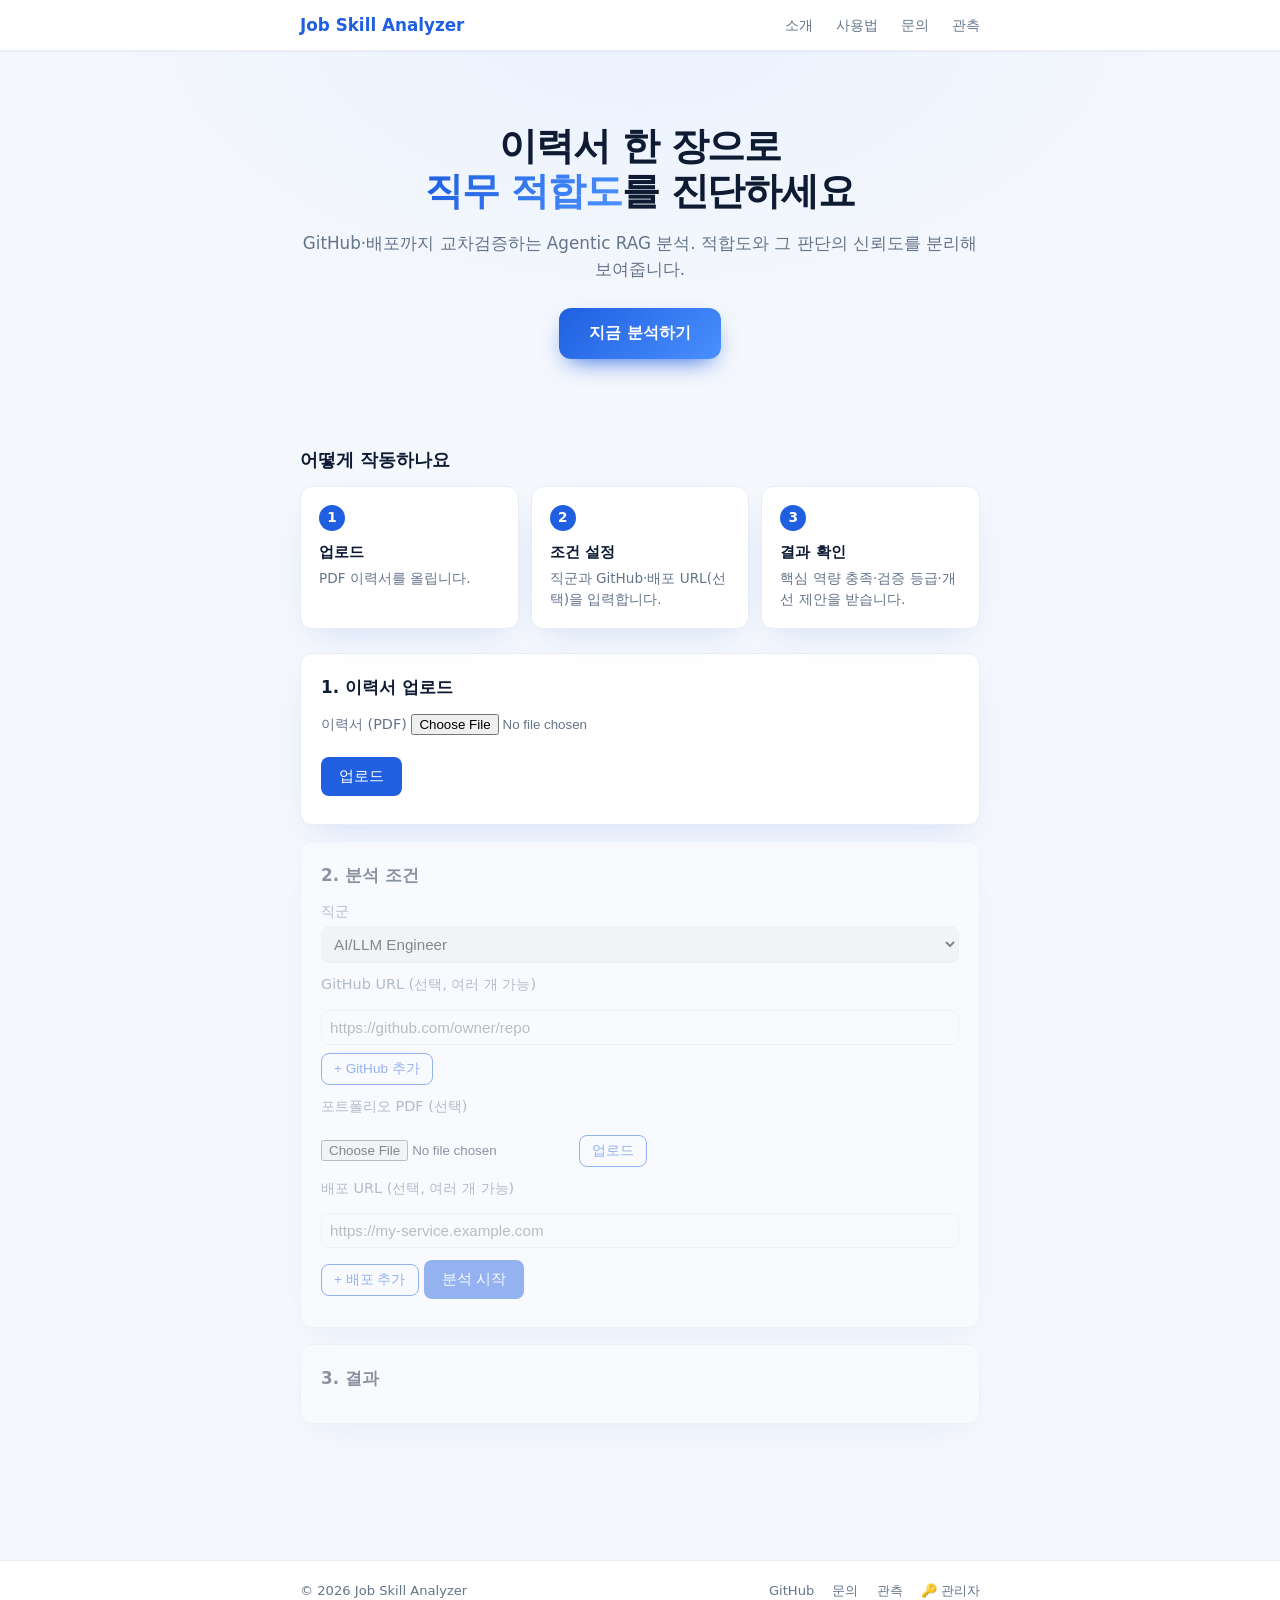
<file: web/index.html>
<!DOCTYPE html>
<html lang="ko">
<head>
  <meta charset="utf-8">
  <meta name="viewport" content="width=device-width, initial-scale=1">
  <title>Job Skill Analyzer — 이력서 적합도 진단</title>
  <link rel="stylesheet" href="/web/style.css">
</head>
<body id="top">
  <nav class="topnav">
    <div class="nav-inner">
      <a href="#top" class="logo">Job Skill Analyzer</a>
      <div class="menu">
        <a href="#hero">소개</a>
        <a href="#how">사용법</a>
        <a href="#contact">문의</a>
        <a href="/observe">관측</a>
      </div>
    </div>
  </nav>

  <header class="hero" id="hero">
    <div class="hero-inner">
      <h1>이력서 한 장으로<br><span class="grad">직무 적합도</span>를 진단하세요</h1>
      <p>GitHub·배포까지 교차검증하는 Agentic RAG 분석. 적합도와 그 판단의 신뢰도를 분리해 보여줍니다.</p>
      <a class="cta" href="#step-upload">지금 분석하기</a>
    </div>
  </header>

  <main>
    <section class="how" id="how">
      <h2>어떻게 작동하나요</h2>
      <div class="how-grid">
        <div class="how-card"><span class="num">1</span><h3>업로드</h3><p>PDF 이력서를 올립니다.</p></div>
        <div class="how-card"><span class="num">2</span><h3>조건 설정</h3><p>직군과 GitHub·배포 URL(선택)을 입력합니다.</p></div>
        <div class="how-card"><span class="num">3</span><h3>결과 확인</h3><p>핵심 역량 충족·검증 등급·개선 제안을 받습니다.</p></div>
      </div>
    </section>

    <!-- 1단계: 업로드 -->
    <section id="step-upload" class="card">
      <h2>1. 이력서 업로드</h2>
      <label for="file">이력서 (PDF)
        <input type="file" id="file" accept="application/pdf">
      </label>
      <button id="upload-btn">업로드</button>
      <p id="upload-msg" class="msg"></p>
    </section>

    <!-- 2단계: 분석 입력 -->
    <section id="step-analyze" class="card disabled">
      <h2>2. 분석 조건</h2>
      <label>직군
        <select id="job-family">
          <option>Software Engineer</option>
          <option>Data Engineer</option>
          <option>Data Analyst</option>
          <option>Data Scientist</option>
          <option selected>AI/LLM Engineer</option>
          <option>ML Engineer</option>
          <option>DevOps/SRE</option>
          <option>Security Engineer</option>
          <option>Frontend Engineer</option>
        </select>
      </label>
      <label>GitHub URL (선택, 여러 개 가능)</label>
      <div id="github-urls">
        <div class="url-row"><input type="url" id="github-url" placeholder="https://github.com/owner/repo"></div>
      </div>
      <button type="button" id="add-github" class="add-btn">+ GitHub 추가</button>

      <label>포트폴리오 PDF (선택)</label>
      <div class="portfolio-upload-row">
        <input type="file" id="portfolio-file" accept="application/pdf">
        <button type="button" id="portfolio-upload-btn" class="add-btn">업로드</button>
        <span id="portfolio-msg" class="msg"></span>
      </div>

      <label>배포 URL (선택, 여러 개 가능)</label>
      <div id="deploy-urls">
        <div class="url-row"><input type="url" id="deploy-url" placeholder="https://my-service.example.com"></div>
      </div>
      <button type="button" id="add-deploy" class="add-btn">+ 배포 추가</button>
      <button id="analyze-btn">분석 시작</button>
      <p id="analyze-msg" class="msg"></p>
    </section>

    <!-- 3단계: 결과 -->
    <section id="step-result" class="card disabled">
      <h2>3. 결과</h2>
      <div id="progress" class="hidden"><span class="spinner"></span> 분석 중…</div>
      <div id="result"></div>
    </section>
  </main>

  <footer class="site-footer" id="contact">
    <div class="footer-inner">
      <span>© 2026 Job Skill Analyzer</span>
      <div class="footer-links">
        <a href="https://github.com/K-ismyname/jobgraphPJ">GitHub</a>
        <a href="mailto:dagahee0903@gmail.com">문의</a>
        <a href="/observe">관측</a>
        <a href="#" id="admin-key">🔑 관리자</a>
      </div>
    </div>
  </footer>

  <script src="/web/app.js"></script>
</body>
</html>
</file>
<file: web/style.css>
:root { --fg:#0e1b33; --muted:#64748b; --line:#e8edf5; --line2:#dce5f1;
  --accent:#1f5fe0; --accent-2:#4a90ff; --accent-soft:#eaf2ff;
  --verified:#0e9f6e; --corroborated:#c77700; --claimed:#94a3b8;
  --shadow:0 1px 2px rgba(14,27,51,.05); --shadow-card:0 14px 34px -16px rgba(31,95,224,.20);
  --bg-accent:#eaf2ff; }
html { scroll-behavior: smooth; }
* { box-sizing: border-box; }
body { margin:0; font-family: "Pretendard", system-ui, -apple-system, "Segoe UI", sans-serif;
  color:var(--fg); background:#f4f7fc; line-height:1.55; -webkit-font-smoothing:antialiased; }
main { max-width: 720px; margin: 0 auto; padding: 32px 20px 80px; }
header h1 { margin:0 0 4px; }
.sub { color:var(--muted); margin:0 0 24px; }
.card { background:#fff; border:1px solid var(--line); border-radius:12px;
  padding:20px; margin-bottom:16px; box-shadow:var(--shadow-card); }
.card.disabled { opacity:.45; pointer-events:none; }
.card h2 { margin:0 0 12px; font-size:1.05rem; }
label { display:block; margin:10px 0; font-size:.9rem; color:var(--muted); }
select, input[type=url] { display:block; width:100%; margin-top:4px; padding:8px;
  border:1px solid var(--line); border-radius:8px; font-size:.95rem; }
button { margin-top:12px; padding:9px 18px; border:0; border-radius:8px;
  background:var(--accent); color:#fff; font-size:.95rem; cursor:pointer; }
button:disabled { background:#c7c7d1; cursor:not-allowed; }
button.ghost { background:#fff; color:var(--muted); border:1px solid var(--line); }
button.ghost:hover { color:#dc2626; border-color:#fecaca; }
.msg { font-size:.85rem; margin:8px 0 0; }
.msg.error { color:#dc2626; }
.hidden { display:none; }
.spinner { display:inline-block; width:14px; height:14px; border:2px solid var(--line);
  border-top-color:var(--accent); border-radius:50%; animation:spin .8s linear infinite;
  vertical-align:middle; }
@keyframes spin { to { transform: rotate(360deg); } }
/* 결과 */
.metrics { display:flex; gap:16px; margin-bottom:16px; }
.metric { flex:1; border:1px solid var(--line); border-radius:10px; padding:14px; }
.metric .big { font-size:1.6rem; font-weight:700; }
.gauge { height:8px; background:var(--line); border-radius:4px; overflow:hidden; margin-top:6px; }
.gauge > span { display:block; height:100%; border-radius:999px;
  background:linear-gradient(90deg,var(--accent),var(--accent-2)); }
.badge { display:inline-block; padding:2px 8px; border-radius:999px; font-size:.75rem;
  color:#fff; }
.badge.Verified { background:var(--verified); }
.badge.Corroborated { background:var(--corroborated); }
.badge.Claimed { background:var(--claimed); }
.skill-row { display:flex; align-items:center; gap:8px; padding:6px 0;
  border-bottom:1px solid var(--line); font-size:.9rem; }
.skill-row .src { color:var(--muted); font-size:.78rem; margin-left:auto; }
.suggestion { border:1px solid var(--line); border-radius:10px; padding:12px; margin-top:10px; }
.suggestion .head { font-weight:600; font-size:.9rem; }
.suggestion .rew { background:#f3f4f6; border-radius:6px; padding:8px; margin:6px 0;
  font-size:.85rem; white-space:pre-wrap; }
.rich-section .head { margin-bottom:6px; }
.evidence-card { border-left:3px solid var(--verified); }
.project-brief { border-left:3px solid var(--accent-2); }
.interview-card.strength { border-left:3px solid var(--accent); }
.interview-card.gap { border-left:3px solid var(--corroborated); }
.compact-list { margin:8px 0 0; padding-left:18px; color:var(--muted); font-size:.82rem; }
.mini-title { margin-top:8px; font-size:.74rem; font-weight:700; color:var(--fg); }
.stack-row { margin-top:8px; }
.sentence-box { display:grid; gap:8px; }
.sentence { padding:10px 12px; background:#f8fafc; border:1px solid var(--line);
  border-radius:8px; font-size:.86rem; }
.notice { margin-top:12px; padding:10px 12px; border:1px solid var(--line2);
  border-radius:8px; background:#fff8e7; color:#7a4b00; font-size:.84rem; }
.prio { font-size:.72rem; color:var(--muted); }
h3 { margin:18px 0 6px; font-size:.95rem; }
.tabs { display:flex; gap:8px; margin-bottom:16px; }
.tab { background:#fff; color:var(--fg); border:1px solid var(--line); }
.tab.active { background:var(--accent); color:#fff; }
.step { border-left:3px solid var(--accent); padding:8px 12px; margin:10px 0; background:#fff; }
.step h4 { margin:0 0 4px; font-size:.92rem; }
.stat-row { display:flex; justify-content:space-between; padding:6px 0; border-bottom:1px solid var(--line); font-size:.9rem; }
.cap { display:inline-block; padding:3px 10px; margin:3px; border-radius:8px; font-size:.82rem; border:1px solid var(--line); }
.cap.met { background:#eef2ff; border-color:var(--accent); }
.cap.unmet { background:#fef2f2; color:#b91c1c; border-color:#fecaca; }
.fam-row { display:flex; justify-content:space-between; padding:6px 0; border-bottom:1px solid var(--line); font-size:.9rem; }
.cap-ev { font-size:.82rem; color:var(--muted); padding:3px 0; }
.diagram { overflow-x:auto; padding:12px; background:#fff; border:1px solid var(--line); border-radius:10px; margin-bottom:16px; }
.diagram svg { max-width:100%; height:auto; }
.stage-data { margin-top:8px; padding-left:8px; border-left:2px solid var(--line); }
/* ── 홈페이지 ── */
.topnav { position:sticky; top:0; z-index:10; background:#fff;
  border-bottom:1px solid var(--line); box-shadow:var(--shadow); }
.nav-inner { max-width:720px; margin:0 auto; padding:12px 20px;
  display:flex; align-items:center; justify-content:space-between; }
.topnav .logo { font-weight:700; color:var(--accent); text-decoration:none; font-size:1.05rem; }
.topnav .menu a { color:var(--muted); text-decoration:none; margin-left:18px; font-size:.9rem; }
.topnav .menu a:hover { color:var(--accent); }

.hero { background:radial-gradient(60% 120% at 50% -10%, var(--bg-accent) 0%, rgba(234,242,255,0) 70%); }
.hero-inner { max-width:720px; margin:0 auto; padding:72px 20px 48px; text-align:center; }
.hero h1 { margin:0 0 16px; font-size:2.4rem; line-height:1.18; letter-spacing:-.03em; font-weight:800; }
.hero h1 .grad { background:linear-gradient(120deg,var(--accent),var(--accent-2));
  -webkit-background-clip:text; background-clip:text; color:transparent; }
.hero p { color:var(--muted); margin:0 0 26px; font-size:1.05rem; }
.cta { display:inline-block; background:linear-gradient(135deg,var(--accent),var(--accent-2)); color:#fff;
  text-decoration:none; padding:13px 30px; border-radius:12px; font-size:1rem; font-weight:700;
  box-shadow:0 10px 24px -10px var(--accent); transition:transform .15s; }
.cta:hover { transform:translateY(-1px); }

.how { margin-bottom:24px; }
.how > h2 { font-size:1.1rem; margin:8px 0 12px; }
.how-grid { display:grid; grid-template-columns:repeat(3,1fr); gap:12px; }
.how-card { background:#fff; border:1px solid var(--line); border-radius:12px;
  padding:18px; box-shadow:var(--shadow-card); }
.how-card .num { display:inline-flex; align-items:center; justify-content:center;
  width:26px; height:26px; border-radius:50%; background:var(--accent); color:#fff;
  font-size:.85rem; font-weight:700; }
.how-card h3 { margin:10px 0 4px; font-size:.95rem; }
.how-card p { margin:0; color:var(--muted); font-size:.85rem; }

/* 앵커가 sticky 네비에 가리지 않도록 */
#hero, #how, #step-upload, #contact { scroll-margin-top:64px; }

.site-footer { background:#fff; border-top:1px solid var(--line); margin-top:40px; }
.footer-inner { max-width:720px; margin:0 auto; padding:20px;
  display:flex; align-items:center; justify-content:space-between;
  color:var(--muted); font-size:.82rem; }
.footer-links a { color:var(--muted); text-decoration:none; margin-left:14px; }
.footer-links a:hover { color:var(--accent); }

@media (max-width:640px) {
  .how-grid { grid-template-columns:1fr; }
  .hero h1 { font-size:1.6rem; }
  .topnav .menu a { margin-left:12px; font-size:.82rem; }
  .footer-inner { flex-direction:column; gap:8px; text-align:center; }
  .footer-links a { margin:0 7px; }
}
/* ── 관측 흐름 띠·배지 ── */
.flow-band { background:var(--bg-accent); border:1px solid var(--line); border-radius:10px;
  padding:12px 14px; margin-bottom:16px; font-size:.9rem; font-weight:600; color:var(--accent);
  overflow-x:auto; white-space:nowrap; }
.flow-band.muted { background:#fff; color:var(--muted); font-weight:400; }
.badge-num { display:inline-block; margin-left:6px; padding:1px 8px; border-radius:999px;
  background:#eef2ff; color:var(--accent); font-size:.72rem; font-weight:600; vertical-align:middle; }
/* ── 다중 URL 입력 ── */
.url-row { display:flex; gap:6px; margin-top:6px; }
.url-row input { flex:1; }
.url-del { margin-top:0; padding:0 12px; background:#fff; color:var(--muted); border:1px solid var(--line); }
.url-del:hover { color:#dc2626; border-color:#fecaca; }
.add-btn { margin-top:8px; padding:6px 12px; background:#fff; color:var(--accent);
  border:1px solid var(--accent); font-size:.85rem; }
/* ── 2축 메트릭 · 신뢰도 범례 ── */
.metric .k { font-size:.8rem; color:var(--muted); font-weight:600; }
.trust-pills { display:flex; flex-wrap:wrap; gap:6px; margin-top:10px; }
.tpill { font-size:.74rem; font-weight:700; padding:4px 11px; border-radius:999px; }
.tpill.Verified { background:#e3f6ee; color:var(--verified); }
.tpill.Corroborated { background:#fcefda; color:var(--corroborated); }
.tpill.Claimed { background:#eef1f6; color:#5b6573; }
.legend { display:flex; flex-direction:column; gap:8px; background:#fff; border:1px solid var(--line);
  border-radius:12px; padding:14px 16px; margin:12px 0 4px; font-size:.85rem; color:var(--muted); }
.legend .lg { display:flex; align-items:center; gap:8px; }
.legend .lg b { color:var(--fg); font-weight:700; }
.legend .lg .en { font-size:.7rem; color:#9aa6b6; letter-spacing:.02em; }
.legend .dotc { width:9px; height:9px; border-radius:50%; flex:none; }
.legend .dotc.Verified { background:var(--verified); }
.legend .dotc.Corroborated { background:var(--corroborated); }
.legend .dotc.Claimed { background:var(--claimed); }

/* 관측 페이지 — 소스별 '무엇을 보나' 설명 */
.src-list { margin: 10px 0; display: grid; gap: 5px; }
.src-row { font-size: .85rem; padding: 6px 10px; background: #f8fafc; border: 1px solid var(--line); border-radius: 8px; }
.src-row b { color: var(--accent); }
</file>
